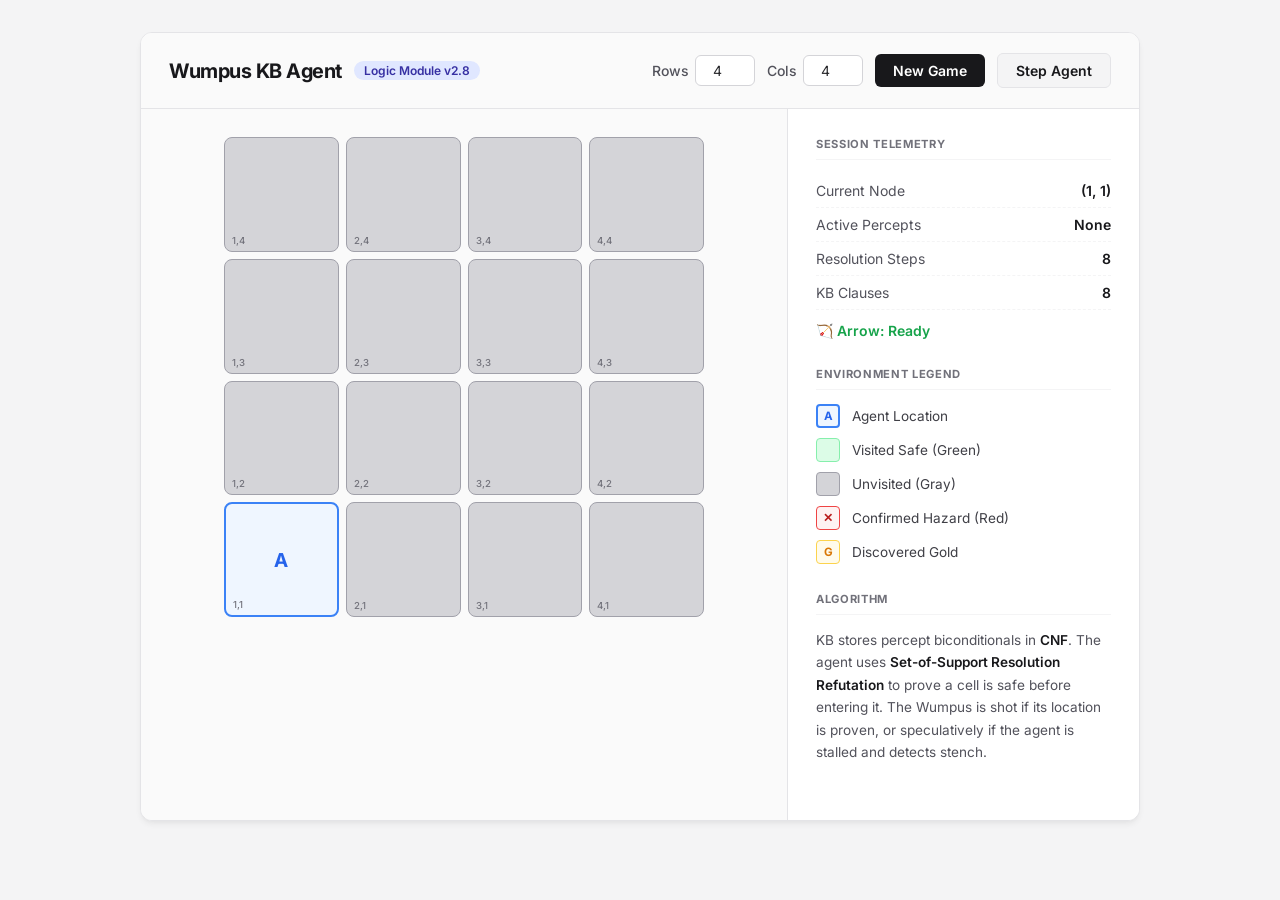
<file: index.html>
<!DOCTYPE html>
<html lang="en">
<!-- Identification: 24F-0736 -->
<head>
    <meta charset="UTF-8">
    <meta name="viewport" content="width=device-width, initial-scale=1.0">
    <meta name="color-scheme" content="light">
    <title>Wumpus World — KB Agent</title>
    <link rel="stylesheet" href="style.css">
</head>
<body>
    <div class="container">
        <header>
            <div class="header-title">
                <h1>Wumpus KB Agent</h1>
                <span class="badge">Logic Module v2.8</span>
            </div>
            <div class="controls">
                <div class="input-group">
                    <label for="gridRows">Rows</label>
                    <input type="number" id="gridRows" value="4" min="3" max="8">
                </div>
                <div class="input-group">
                    <label for="gridCols">Cols</label>
                    <input type="number" id="gridCols" value="4" min="3" max="8">
                </div>
                <button id="startBtn" class="btn-primary">New Game</button>
                <button id="stepBtn" class="btn-secondary" disabled>Step Agent</button>
            </div>
        </header>

        <div id="statusBanner" class="status-banner hidden"></div>

        <main>
            <div class="panel left-panel">
                <div id="grid" class="grid-container"></div>
            </div>

            <div class="panel right-panel">
                <div class="panel-section">
                    <h3>Session Telemetry</h3>
                    <div class="metric-row">
                        <span class="metric-label">Current Node</span>
                        <span class="metric-value" id="posMetric">(1, 1)</span>
                    </div>
                    <div class="metric-row">
                        <span class="metric-label">Active Percepts</span>
                        <span class="metric-value" id="perceptsMetric">None</span>
                    </div>
                    <div class="metric-row">
                        <span class="metric-label">Resolution Steps</span>
                        <span class="metric-value" id="inferenceMetric">0</span>
                    </div>
                    <div class="metric-row">
                        <span class="metric-label">KB Clauses</span>
                        <span class="metric-value" id="kbMetric">0</span>
                    </div>
                    <div id="goldStatus" class="gold-status"></div>
                    <div id="arrowStatus" class="arrow-status"></div>
                </div>

                <div class="panel-section">
                    <h3>Environment Legend</h3>
                    <div class="legend-grid">
                        <div class="legend-item">
                            <div class="legend-box agent">A</div> Agent Location
                        </div>
                        <div class="legend-item">
                            <div class="legend-box safe"></div> Visited Safe (Green)
                        </div>
                        <div class="legend-item">
                            <div class="legend-box unknown"></div> Unvisited (Gray)
                        </div>
                        <div class="legend-item">
                            <div class="legend-box danger">✕</div> Confirmed Hazard (Red)
                        </div>
                        <div class="legend-item">
                            <div class="legend-box gold">G</div> Discovered Gold
                        </div>
                    </div>
                </div>

                <div class="panel-section">
                    <h3>Algorithm</h3>
                    <p class="help-text">
                        KB stores percept biconditionals in <strong>CNF</strong>.
                        The agent uses <strong>Set-of-Support Resolution Refutation</strong>
                        to prove a cell is safe before entering it. The Wumpus is shot if
                        its location is proven, or speculatively if the agent is stalled
                        and detects stench.
                    </p>
                </div>
            </div>
        </main>
    </div>

    <script src="app.js"></script>
</body>
</html>
</file>
<file: style.css>
/* Identification: 24F-0736 */
/*style.css*/
@import url('https://fonts.googleapis.com/css2?family=Inter:wght@400;500;600;700&display=swap');

html { color-scheme: light; }

*, *::before, *::after { box-sizing: border-box; margin: 0; padding: 0; }

body {
    font-family: 'Inter', -apple-system, BlinkMacSystemFont, "Segoe UI", sans-serif;
    background: #f4f4f5;
    color: #27272a;
    min-height: 100vh;
    padding: 32px 16px;
}

.container {
    max-width: 1000px;
    margin: 0 auto;
    background: #ffffff;
    border: 1px solid #e4e4e7;
    border-radius: 12px;
    box-shadow: 0 4px 6px -1px rgba(0,0,0,0.06), 0 2px 4px -2px rgba(0,0,0,0.03);
    overflow: hidden;
}

header {
    display: flex;
    justify-content: space-between;
    align-items: center;
    background: #fafafa;
    padding: 20px 28px;
    border-bottom: 1px solid #e4e4e7;
    flex-wrap: wrap;
    gap: 16px;
}

.header-title { display: flex; align-items: center; gap: 12px; }

header h1 {
    font-size: 1.25rem;
    font-weight: 700;
    color: #18181b;
    letter-spacing: -0.025em;
}

.badge {
    background: #e0e7ff;
    color: #3730a3;
    font-size: 0.75rem;
    font-weight: 600;
    padding: 2px 10px;
    border-radius: 9999px;
}

.controls {
    display: flex;
    align-items: center;
    gap: 12px;
    flex-wrap: wrap;
}

.input-group { display: flex; align-items: center; gap: 6px; }

.input-group label {
    font-size: 0.875rem;
    font-weight: 500;
    color: #52525b;
}

.controls input[type="number"] {
    width: 60px;
    padding: 6px 8px;
    background: #ffffff;
    border: 1px solid #d4d4d8;
    border-radius: 6px;
    color: #27272a;
    font-family: inherit;
    font-size: 0.875rem;
    text-align: center;
    transition: border-color 0.15s, box-shadow 0.15s;
}

.controls input[type="number"]:focus {
    outline: none;
    border-color: #3b82f6;
    box-shadow: 0 0 0 3px rgba(59,130,246,0.12);
}

button {
    padding: 8px 18px;
    border: none;
    border-radius: 6px;
    font-family: inherit;
    font-size: 0.875rem;
    font-weight: 600;
    cursor: pointer;
    transition: background 0.15s, transform 0.1s;
}

button:active  { transform: translateY(1px); }
button:disabled { opacity: 0.55; cursor: not-allowed; }

.btn-primary { background: #18181b; color: #fff; }
.btn-primary:hover:not(:disabled) { background: #3f3f46; }

.btn-secondary { background: #f4f4f5; color: #18181b; border: 1px solid #e4e4e7; }
.btn-secondary:hover:not(:disabled) { background: #e4e4e7; }

.status-banner {
    padding: 12px 28px;
    font-size: 0.875rem;
    font-weight: 600;
    text-align: center;
    border-bottom: 1px solid transparent;
}
.status-banner.hidden { display: none; }
.status-banner.win  { background: #ecfdf5; color: #065f46; border-bottom-color: #10b981; }
.status-banner.dead { background: #fef2f2; color: #991b1b; border-bottom-color: #ef4444; }
.status-banner.stalled { background: #fffbeb; color: #92400e; border-bottom-color: #f59e0b; }

main { display: flex; }

.panel { padding: 28px; }
.left-panel  { flex: 2; border-right: 1px solid #e4e4e7; background: #fafafa; }
.right-panel { flex: 1; background: #fff; min-width: 260px; }

.grid-container {
    display: grid;
    gap: 7px;
    max-width: 480px;
    margin: 0 auto;
}

.cell {
    aspect-ratio: 1;
    position: relative;
    display: flex;
    align-items: center;
    justify-content: center;
    border: 1px solid #a1a1aa;
    border-radius: 8px;
    background: #d4d4d8;
    transition: background 0.2s, border-color 0.2s;
}

.cell.safe   { background: #dcfce7; border-color: #86efac; }
.cell.danger { background: #fef2f2; border-color: #ef4444; border-width: 2px; }
.cell.gold   { background: #fffbeb; border-color: #fcd34d; border-width: 2px; }

.cell.agent      { border: 2px solid #3b82f6; background: #eff6ff; }
.cell.agent.dead { border-color: #ef4444; background: #fef2f2; }
.cell.agent.won  { border-color: #f59e0b; background: #fffbeb; }

.cell-icon {
    font-size: 1.2rem;
    font-weight: 700;
    user-select: none;
    color: #1e293b;
}

.cell.agent      .cell-icon { color: #2563eb; }
.cell.agent.dead .cell-icon { color: #dc2626; }
.cell.danger     .cell-icon { color: #b91c1c; }
.cell.gold       .cell-icon { color: #d97706; }

.coord-label {
    position: absolute;
    bottom: 5px;
    left: 7px;
    font-size: 0.6rem;
    font-weight: 500;
    color: #71717a;
    pointer-events: none;
}

.panel-section { margin-bottom: 28px; }

.panel-section h3 {
    font-size: 0.7rem;
    font-weight: 700;
    text-transform: uppercase;
    letter-spacing: 0.06em;
    color: #71717a;
    margin-bottom: 14px;
    padding-bottom: 8px;
    border-bottom: 1px solid #f4f4f5;
}

.metric-row {
    display: flex;
    justify-content: space-between;
    align-items: center;
    padding: 8px 0;
    border-bottom: 1px dashed #f4f4f5;
}
.metric-label { font-size: 0.875rem; color: #52525b; }
.metric-value { font-size: 0.875rem; font-weight: 600; color: #18181b; }

.gold-status {
    margin-top: 12px;
    font-size: 0.875rem;
    font-weight: 600;
    color: #d97706;
}

.arrow-status {
    margin-top: 6px;
    font-size: 0.875rem;
    font-weight: 600;
    color: #16a34a;
}
.arrow-status.used { color: #71717a; }

.legend-grid { display: flex; flex-direction: column; gap: 10px; }

.legend-item {
    display: flex;
    align-items: center;
    gap: 12px;
    font-size: 0.85rem;
    color: #3f3f46;
}

.legend-box {
    width: 24px; height: 24px;
    border-radius: 4px;
    border: 1px solid #e4e4e7;
    display: flex; align-items: center; justify-content: center;
    font-size: 0.72rem; font-weight: 700;
    flex-shrink: 0;
}
.legend-box.agent   { border: 2px solid #3b82f6; background: #eff6ff; color: #2563eb; }
.legend-box.safe    { background: #dcfce7; border-color: #86efac; }
.legend-box.unknown { background: #d4d4d8; border-color: #a1a1aa; }
.legend-box.danger  { background: #fef2f2; border-color: #ef4444; color: #b91c1c; }
.legend-box.gold    { background: #fffbeb; border-color: #fcd34d; color: #d97706; }

.help-text {
    font-size: 0.85rem;
    color: #52525b;
    line-height: 1.65;
}
.help-text strong { color: #18181b; font-weight: 600; }

@media (max-width: 700px) {
    main { flex-direction: column; }
    .left-panel { border-right: none; border-bottom: 1px solid #e4e4e7; padding: 18px; }
}
</file>
